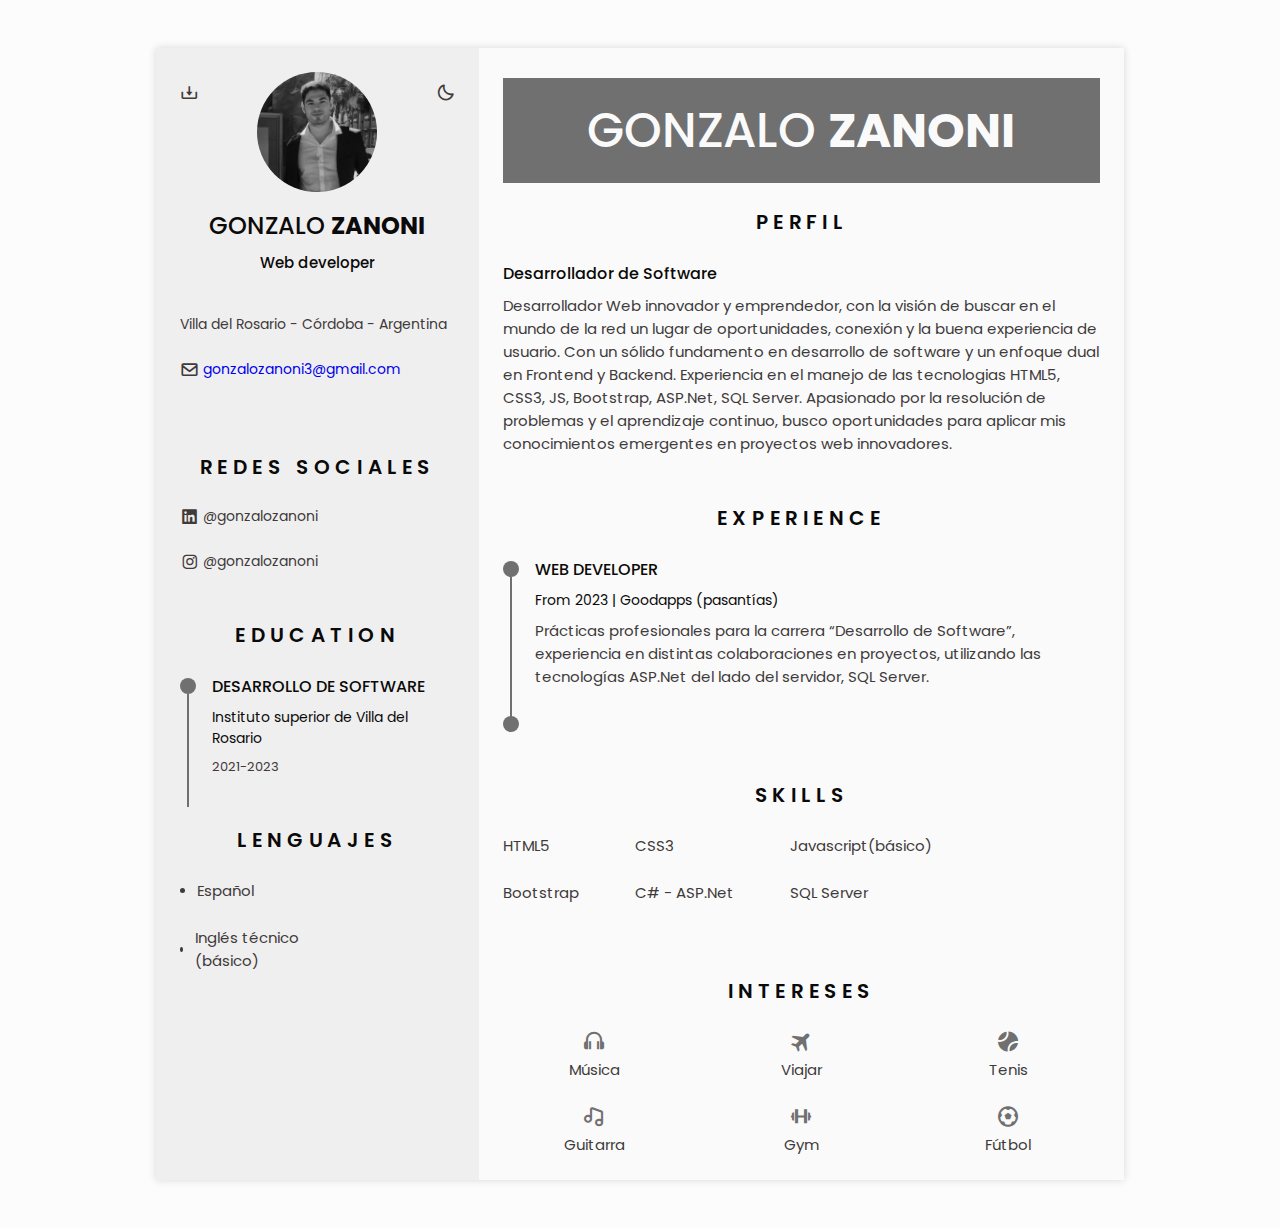
<file: CV - WEB/index.html>
<!DOCTYPE html>
<html lang="en">
<head>
    <meta charset="UTF-8">
    <meta name="viewport" content="width=device-width, initial-scale=1.0">
    <!-- Box icons -->
    <link rel="stylesheet"
    href="https://cdn.jsdelivr.net/npm/boxicons@latest/css/boxicons.min.css">
    <!-- CSS -->
    <link rel="stylesheet" href="assets/css/styles.css">
    <title>CV - Gonzalo Zanoni</title>
</head>
<body>
    <!-- ========= HEADER ======== -->
    <header class="l-header" id="header">
        <nav class="nav bd-container">
            <a href="" class="nav__logo">Gonzalo</a>

            <div class="nav__menu" id="nav-menu">
                <ul class="nav__list">
                    <li class="nav__item">
                        <a href="#home" class="nav__link active-link">
                            <i class='bx bx-home nav__icon'></i>Home
                        </a>
                    </li>

                    <li class="nav__item">
                        <a href="#profile" class="nav__link">
                            <i class='bx bx-user nav__icon'></i>Perfil
                        </a>
                    </li>

                    <li class="nav__item">
                        <a href="#education" class="nav__link">
                            <i class='bx bx-book nav__icon'></i>Educacion
                        </a>
                    </li>

                    <li class="nav__item">
                        <a href="#skills" class="nav__link">
                            <i class='bx bx-receipt nav__icon' ></i>Skills
                        </a>
                    </li>

                    <li class="nav__item">
                        <a href="#experience" class="nav__link">
                            <i class='bx bx-briefcase-alt nav__icon' ></i>Experiencia
                        </a>
                    </li>

                    <li class="nav__item">
                        <a href="#certificates" class="nav__link">
                            <i class='bx bx-award nav__icon'></i>Certificados
                        </a>
                    </li>

                    <li class="nav__item">
                        <a href="#references" class="nav__link">
                            <i class='bx bx-link-external nav__icon'></i>Referencias
                        </a>
                    </li>
                </ul>
            </div>

            <div class="nav__toggle" id="nav-toggle">
                <i class='bx bx-grid-alt' ></i>
            </div>
        </nav>
    </header>
    <main class="1-main bd-container">
        <!-- All elements witing this div, is generated in PDF -->
        <div class="resume">
            <div class="resume__left">
                <!-- ===== HOME ===== -->
                <section class="home" id="home">
                    <div class="home__container section bd-grid">
                        <div class="home__data bd-grid">
                            <img src="assets/Img/perfil.png" alt="" class="home__img">

                            <h1 class="home__title">GONZALO <b>ZANONI</b></h1>
                            <h3 class="home__profession">Web developer</h3>

                            <!-- Button to download your CV saved in the pdf folder. Available -->
                            <div>
                                <a class="home__button-movil" href="./assets/PDF/CV-GonzaloZanoni.pdf" target="_blank"  download >Download</a>
                            </div>
                        </div>

                        <div class="home__addres bd-grid">
                            <span class="home__information">Villa del Rosario - Córdoba - Argentina
                            </span>
                            <span class="home__information">
                                <i class='bx bx-envelope home__icon' ></i> <a href="mailto:gonzalozanoni3@gmail.com" target="_blank" >gonzalozanoni3@gmail.com</a> 
                            </span>
                            <span class="home__information">
                                <!-- <i class='bx bx-phone home__icon' ></i> 000-888-999 -->
                            </span>
                        </div>
                    </div>  
                    <!-- BOTON CAMBIO DE TEMA -->
                    <i class='bx bx-moon change-theme' title="Theme" id="theme-button" ></i>
                    <!-- BOTON QUE GENERA LA DESCARGA DEL PDF. -->
                    <i class='bx bx-download generate-pdf' title="Generate PDF" id="resume-button" ></i>
                </section>

                <!-- ==== SOCIAL ==== -->
                <section class="social section">
                    <h2 class="section-title">Redes Sociales</h2>

                    <div class="socia container bd-grid">
                        <a href="https://www.linkedin.com/in/gonzalo-zanoni-324b6120b" target="_blank" class="social__link">
                            <i class='bx bxl-linkedin-square social__icon' ></i> @gonzalozanoni
                        </a>
                        <!-- <a href="" target="_blank" class="social__link">
                            <i class='bx bxl-facebook-square social__icon' ></i> @gonzalozanoni
                        </a> -->
                        <a href="https://www.instagram.com/gonzalozanoni/" target="_blank" class="social__link">
                            <i class='bx bxl-instagram social__icon' ></i> @gonzalozanoni
                        </a>
                    </div>
                </section>
                <!-- ==== CERTIFICADOS ==== -->

                <!-- <section class="profile section" id="profile">
                    <h2 class="section-title">Perfil</h2>

                    <p class="profile__description">Desarrollador Web innovador y emprendedor, con la visión de buscar en el mundo de la red un lugar de oportunidades, conexión y  la buena experiencia de usuario. Con un sólido fundamento en desarrollo de software y un enfoque dual en Frontend y Backend. Experiencia en el manejo de las tecnologias HTML5, CSS3, JS, Bootstrap, ASP.Net, SQL Server. Apasionado por la resolución de problemas y el aprendizaje continuo, busco oportunidades para aplicar mis conocimientos emergentes en proyectos web innovadores. </p>
                </section> -->

                <!-- ==== EDUCACION ==== -->
                <section class="education section" id="education">
                    <h2 class="section-title">Education</h2>

                    <div class="education__container bd-grid">
                        <div class="education__content">
                            <div class="education__time">
                                <span class="education__rounder"></span>
                                <span class="education__line"></span>
                            </div>
                            <div class="education__data bd-grid">
                                <h3 class="education__title">DESARROLLO DE SOFTWARE</h3>
                                <span class="education__studies">Instituto superior de Villa del Rosario</span>
                                <span class="education__year">2021-2023</span>
                            </div>
                        </div>

                        <!-- <div class="education__content">
                            <div class="education__time">
                                <span class="education__rounder"></span>
                                <span class="education__line"></span>
                            </div>
                            <div class="education__data bd-grid">
                                <h3 class="education__title">WEB DEVELOPER</h3>
                                <span class="education__studies">Instituto superior de Villa del Rosario</span>
                                <span class="education__year">2021-2023</span>
                            </div>
                        </div> -->

                        <!-- <div class="education__content">
                            <div class="education__time">
                                <span class="education__rounder"></span>
                                <span class="education__line"></span>
                            </div>
                            <div class="education__data bd-grid">
                                <h3 class="education__title">MASTER OF DESING</h3>
                                <span class="education__studies">Instituto superior de Villa del Rosario</span>
                                <span class="education__year">2021-2023</span>
                            </div>
                        </div> -->
                    </div>
                </section>
                <!-- ========= LENGUAJES ========== -->
                <section class="skills section" id="skills">
                    <h2 class="section-title">Lenguajes</h2>

                    <div class="skills__content bd-grid">
                        <ul class="skills__data">
                            <li class="skills__name">
                                <span class="skills__circle"></span>Español
                            </li>
                            <li class="skills__name">
                                <span class="skills__circle"></span>Inglés técnico (básico)
                            </li>
                        </ul>
                    </div>
                </section>
            </div>
            <div class="resume__rigth">
                             
                <!-- ======== EXPERIENCIA ======= -->
                <section class="name-title section" id="Name-2">

                    <h1 class="home__title2">GONZALO <b>ZANONI</b></h1>
                </section>
                 <!-- ======= PERFIL ======= -->
                 <section class="certificate section" id="certificates">
                    <h2 class="section-title">PERFIL</h2>

                    <div class="certificate__container bd-grid">
                        <div class="certificate__content">
                            <h3 class="certificate__title">Desarrollador de Software</h3>
                            <p class="certificate__description">Desarrollador Web innovador y emprendedor, con la visión de buscar en el mundo de la red un lugar de oportunidades, conexión y  la buena experiencia de usuario. Con un sólido fundamento en desarrollo de software y un enfoque dual en Frontend y Backend. Experiencia en el manejo de las tecnologias HTML5, CSS3, JS, Bootstrap, ASP.Net, SQL Server. Apasionado por la resolución de problemas y el aprendizaje continuo, busco oportunidades para aplicar mis conocimientos emergentes en proyectos web innovadores.</p>
                        </div>

                        <!-- <div class="certificate__content">
                            <h3 class="certificate__title">Certified for compliance in the work</h3>
                            <p class="certificate__description">Lorem ipsum dolor sit amet consectetur adipisicing elit. Ratione sunt reprehenderit, fuga ipsum molestias similique perspiciatis sapiente debitis numquam vitae ex doloremque facilis nostrum expedita, optio labore cupiditate. Vero, voluptatibus?</p>
                        </div> -->
                    </div>
                </section>
                <section class="experience section" id="experience">
                    <h2 class="section-title">Experience</h2>

                    <div class="experience__container bd-grid">
                        <div class="experience__content">
                            <div class="experience__time">
                                <span class="experience__rounder"></span>
                                <span class="experience__line"></span>
                            </div>

                            <div class="experience__data bd-grid">
                                <h3 class="experience__title">WEB DEVELOPER</h3>
                                <span class="experience__company">From 2023 | Goodapps (pasantías)</span>
                                <p class="experience__description">Prácticas profesionales para la carrera “Desarrollo de Software”, experiencia en distintas colaboraciones en proyectos, utilizando las tecnologías ASP.Net del lado del servidor, SQL Server.</p>
                            </div>
                        </div>

                        <div class="experience__content">
                            <div class="experience__time">
                                <span class="experience__rounder"></span>
                                <!-- <span class="experience__line"></span> -->
                            </div>

                            <!-- <div class="experience__data bd-grid">
                                <h3 class="experience__title">WEB DEVELOPER</h3>
                                <span class="experience__company">From 2023 | Goodapps (pasantías)</span>
                                <p class="experience__description">Lorem ipsum dolor sit, amet consectetur adipisicing elit. Quam quo modi iste molestiae! Numquam assumenda ullam provident rerum possimus tenetur natus, dolorem modi sed voluptates, vel autem aliquam quam odio!</p>
                            </div> -->
                        </div>
                    </div>
                </section>
                 <!-- ======= REFERENCIAS ======== -->
                <!-- <section class="references section" id="references">
                    <h2 class="section__title">References</h2>

                    <div class="references__container bd-grid">
                        <div class="references__content bd-grid">
                            <span class="references__subtitle">Sr. Director</span>
                            <h3 class="references__title">Mr. Clay</h3>
                            <ul class="references__contact">
                                <li>Phone: 999-222</li>
                                <li>Email: User@gmail.com</li>
                            </ul>
                        </div>
                    </div>
                </section> -->
                <!-- ===== SKILLS ===== -->
                <section class="lenguages section">
                    <h2 class="section-title">SKILLS</h2>

                    <div class="lenguages__container">
                        <ul class="lenguages__content bd-grid">
                            <li class="lenguages__name">
                                <span class="lenguages__circle">HTML5</span>
                            </li>
                            <li class="lenguages__name">
                                <span class="lenguages__circle">CSS3</span>
                            </li>
                            <li class="lenguages__name">
                                <span class="lenguages__circle">Javascript(básico)</span>
                            </li>
                            <li class="lenguages__name">
                                <span class="lenguages__circle">Bootstrap</span>
                            </li>
                            <li class="lenguages__name">
                                <span class="lenguages__circle">C# - ASP.Net</span>
                            </li>
                            <li class="lenguages__name">
                                <span class="lenguages__circle">SQL Server</span>
                            </li>
                        </ul>
                    </div>
                </section>
                <!-- ===== INTERESES ==== -->
                <section class="interests section">
                    <h2 class="section-title">Intereses</h2>

                    <div class="interests__container bd-grid">
                        <div class="interests__content">
                            <i class='bx bx-headphone interests__icon'></i>
                            <span class="interests__name">Música</span>
                        </div>

                        <div class="interests__content">
                            <i class='bx bxs-plane-alt interests__icon'></i>
                            <span class="interests__name">Viajar</span>
                        </div>

                        <div class="interests__content">
                            <i class='bx bxs-tennis-ball interests__icon'></i>
                            <span class="interests__name">Tenis</span>
                        </div>

                        <div class="interests__content">
                            <i class='bx bx-music interests__icon'></i>
                            <span class="interests__name">Guitarra</span>
                        </div>
                        <div class="interests__content">
                            <i class='bx bx-dumbbell interests__icon' ></i>
                            <span class="interests__name">Gym</span>
                        </div>
                        <div class="interests__content">
                            <i class='bx bx-football interests__icon' ></i>
                            <span class="interests__name">Fútbol</span>
                        </div>
                        
                    </div>
                </section>
            </div>
        </div>
        
    </main>

    <!-- ======= SCROLL TOP ======0 -->
    <a href="" class="scrolltop" id="scroll-top">
        <i class='bx bx-up-arrow-alt scrolltop__icon' ></i>
    </a>
    <!-- HTML2PDF -->
    <script src=""></script>

    <!-- JS -->
    <script rel="stylesheet" src="assets/js/main.js"></script>
</body>
</html>
</file>
<file: CV - WEB/assets/css/styles.css>
/* GOOGLE FONTS */
@import url('https://fonts.googleapis.com/css2?family=Oxygen:wght@300;400;700&family=Poppins:wght@300;400;500;600;700;800;900&display=swap');

/* VARIABLES CSS */
:root{
    --header-heigth: 3rem;

    /* COLORS */
    --title-color: #0B0A0A;
    --text-color: #403A3A;
    --text-color-ligth: #707070;
    --container-color: #FAFAFA;
    --container-color-alt: #F0EFEF;
    --body-color: #FCFCFC;

    /* ====== font and typography ===== */

    --body-font:'Poppins', sans-serif;;
    --h1-font-size: 1.5rem;
    --h2-font-size: 1.25rem;
    --h3-font-size: 1rem;
    --normal-font-size: .938rem;
    --small-font-size: .875rem;
    --smaller-font-size: .813rem;

    /* === Font weigth === */
    --font-medium: 500;
    --font-semi-bold: 600;
    /* == Margenes == */
    --mb-1: .5rem;
    --mb-2: 1rem;
    --mb-3: 1.5rem;

    /* === z-index === */
    --z-tooltip: 10 ;
    --z-fixed: 100;
}
    /* === BASE === */
*,::before,::after{
    box-sizing: border-box;  
}    

html{
    scroll-behavior: smooth;
}

    /* ==== Variables dark theme ==== */
body.dark-theme{
    --title-color: #f2f2f2;
    --text-color: #bfbfbf;
    --container-color: #212121;
    --container-color-alt: #181616;
    --body-color: #2B2B2B;
}
    /* ==== Button Dark/Ligth ==== */
.change-theme{
    position: absolute;
    right: 0;
    top: 2.2rem;
    display: flex;
    color: var(--text-color);
    font-size: 1.2rem;
    cursor: pointer;
}

    .change-theme:hover{
        color: var(--title-color);
    }
    /* ==== Font size variables to scale cv ==== */
body.scale-cv{
    --h1-font-size: .938rem;
    --h2-font-size: .938rem;
    --h3-font-size: 875rem;
    --normal-font-size: .813rem;
    --small-font-size: .75rem;
    --smaller-font-size: .688rem;
}
    /* ==== generate PDF button ==== */
.generate-pdf{
    display: none;
    position: absolute;
    top: 2.2rem;
    left: 0;
    font-size: 1.2rem;
    color: var(--text-color);
    cursor: pointer;
}

.generate-pdf:hover{
    color: var(--title-color);
}
    /* ==== Classes modified to reduce size and print on A4 sheet ==== */
/* .scale-cv .change-theme,
.scale-cv .generate-pdf{
    display: none;
} */

/* .scale-cv .bd-container{
    max-width: 595px;
} */

.scale-cv .section{
    padding: 1.5rem 0 .80rem;
}

body{
    margin: 0 0 var(--header-heigth) 0;
    padding: 0;
    font-family: var(--body-font);
    font-size: var(--normal-font-size);
    background-color: var(--body-color);
    color: var(--text-color);
}

h1, h2, h3,ul,p{
    margin: 0;
}

h1,h2,h3{
    color: var(--title-color);
    font-weight: var(--font-medium);
}

ul{
    padding: 0;
    list-style: none;
}

a{
    text-decoration: none;
}

img{
    max-width: 100%;
    height: auto;
}
    /* ==== Class CSS ==== */
.section{
    padding: 1.5rem 0;
}

.section-title{
    font-size: var(--h2-font-size);
    color: var(--title-color);
    font-weight: var(--font-semi-bold);
    text-transform: uppercase;
    letter-spacing: .35rem;
    text-align: center;
    margin-bottom: var(--mb-3);
}
    /* ========= LAYOUT ========== */
.bd-container{
    max-width: 968px;
    width: calc(100% - 3rem);
    margin-left: var(--mb-3);
    margin-right: var(--mb-3);
}

.bd-grid{
    display: grid;
    gap: 1.5rem;
}

.l-header{
    width: 100%;
    position: fixed;
    bottom: 0;
    left: 0;
    z-index: var(--z-fixed);
    background-color: var(--body-color);
    box-shadow: 0 -1px 4px rgba(0,0,0,.1);
    transition: .3s;
}

    /* ==== NAV ==== */
.nav{
    height: var(--header-heigth);
    display: flex;
    justify-content: space-between;
    align-items: center;
}
@media screen and (max-width: 968px){
    .nav__menu{
        position: fixed;
        bottom: -100%;
        left: 0;
        width: 100%;
        padding: 2rem 1.5rem;
        background-color: var(--body-color);
        box-shadow: 0 1px 4px rgba(0,0,0,.1);
        border-radius: 1rem 1rem 0 0;
        z-index: var(--z-fixed);
        transition: .3s;
    }
}

.nav__logo, 
.nav__toggle{
    color: var(--title-color);
    font-weight: var(--font-medium);
}

.nav__toggle{
    font-size: 1.2rem;
    cursor: pointer;
}

.nav__item{
    text-align: center;
}

.nav__list{
    display: grid;
    grid-template-columns: repeat(3, 1fr);
    gap: 2rem;
}

.nav__link{
    display: flex;
    flex-direction: column;
    font-size: var(--smaller-font-size);
    color: var(--text-color);
    font-weight: var(--font-medium);
}

.nav__link:hover{
    color: var(--title-color);
}

.nav__icon{
    font-size: 1.2rem;
    margin-bottom: var(--mb-1);
}
    /* Show menu */

.show-menu{
    bottom: var(--header-heigth);
}
    /* Active menu link */

.active-link{
    color: var(--title-color);
}

    /* ========= HOME ========= */
.home{
    position: relative;
}
.home__container{
    gap: 3rem;
}

.home__data{
    gap: .5rem;
    text-align: center;
}

.home__img{
    width: 120px;
    height: 120px;
    border-radius: 50%;
    justify-self: center;
    margin-bottom: var(--mb-1);
}

.home__title{
    font-size: var(--h1-font-size);
    /* display: none; */
}
.home__title2{
    font-size: 3rem;
    color: #FAFAFA;
}

.home__profession{
    font-size: var(--normal-font-size);
    margin-bottom: var(--mb-1);
}

.home__address{
    gap: 1rem;
}

.home__information{
    display: flex;
    align-items: center;
    font-size: var(--small-font-size);
}

.home__icon{
    font-size: 1.2rem;
    margin-right: .25rem;
}

.home__button-movil{
    display: inline-block;
    border: 2px solid var(--text-color);
    color: var(--title-color);
    padding: 1rem 2rem;
    border-radius: .25rem;
    transition: .3s;
    font-weight: var(--font-medium);
    margin-top: var(--mb-3);
}

.home__button-movil:hover{
    background-color: var(--text-color);
    color: var(--container-color);
}


/* ===== SOCIAL ===== */


.social__container{
    grid-template-columns: max-content;
    gap: 1rem;
}

.social__link{
    display: inline-flex;
    align-items: center;
    font-size: var(--small-font-size);
    color: var(--text-color);
}

.social__link:hover{
    color: var(--title-color);
}

.social__icon{
    font-size: 1.2rem;
    margin-right: .25rem;
}


/* ===== PROFILE ===== */

.profile__description{
    text-align: center;
}

/* ===== EDUCATION AND EXPERIENCE ===== */

.education__content,
.experience__content{
    display: flex;
}

.education__time,
.experience__time{
    padding-right: 1rem;
}

.education__rounder,
.experience__rounder{
    position:relative;
    display: block;
    width: 16px;
    height: 16px;
    background-color:var(--text-color-ligth);
    border-radius: 50%;
    margin-top: .25rem;
}

.education__line,
.experience__line{
    display: block;
    width: 2px;
    height: 110%;
    background-color: var(--text-color-ligth);
    transform: translate(7px, 0);
}

.education__data,
.experience__data{
    gap: .5rem;
}

.education__title,
.experience__title{
    font-size: var(--h3-font-size);
}

.education__studies,
.experience__company{
    font-size: var(--small-font-size);
    color: var(--title-color);
}

.education__year{
    font-size: var(--smaller-font-size);
}

/* ===== SKILLS AND LENGUAGES ===== */
.skills__content,
.lenguages__content{
    grid-template-columns: repeat(2, 1fr);
}

.lenguages__content{
    gap: 0;
}

.skills__name,
.lenguages__name{
    display: flex;
    align-items: center;
    margin-bottom: var(--mb-3);
}

.skills__circle{
    display: inline-block;
    width: 5px;
    height: 5px;
    background-color: var(--text-color);
    border-radius: 50%;
    margin-right: .75rem;
}

/* == NOMBRE == */

.name-title{
    align-items: center;
    justify-content: center;
    display: flex;
    height: 105px;
    background: var(--text-color-ligth);
    margin-top: 30px;
}

/* ======= CERTIFICATES ======== */

.certificate__title{
    font-size: var(--h3-font-size);
    margin-bottom: var(--mb-1);
}

/* ======= REFERENCES ======== */
.references__content{
    gap: .25rem;
}

.references__subtitle{
    color: var(--text-color-ligth);
}

.references__subtitle,
.references__contact{
    font-size: var(--smaller-font-size);
}

.references__title{
    font-size: var(--h3-font-size);
}

/* ===== INTERESES ==== */
.interests__container{
    grid-template-columns: repeat(3, 1fr);
    margin-top: var(--mb-2);
}

.interests__content{
    display: flex;
    flex-direction: column;
    align-items: center;
}

.interests__icon{
    font-size: 1.5rem;
    color: var(--text-color-ligth);
    margin-bottom: .25rem;
}

/* ===== SCROLL TOP ===== */
.scrolltop{
    position:fixed;
    right: 1rem;
    bottom: -20%;
    display: flex;
    justify-content: center;
    align-items: center;
    padding: .3rem;
    background-color: var(--container-color-alt);
    border-radius: .4rem;
    z-index: var(--z-tooltip);
    transition: .4s;
}

.scrolltop__icon{
    font-size: 1.2rem;
    color: var(--text-color);
}

.show-scroll{
    visibility: visible;
    bottom: 5rem;
}

/* ====== MEDIA QUERIES ===== */

@media screen and (max-width: 320px){
    .nav__list{
        grid-template-columns: repeat(2, 1fr);
        gap: 1rem .5rem;
    }
}

/* Clases modified for large screen and size */
@media screen and (min-width: 968px){
    body{
        margin: 3rem 0;
    }
   

    .bd-container{
        margin-left: auto;
        margin-right: auto;
    }

    .l-header,
    .scrolltop{
        display: none;
    }

    .resume{
        display: grid;
        grid-template-columns: .5fr 1fr;
        background-color: var(--container-color);
        box-shadow: 0 0 8px rgba(13,12,12,.15);
    }

    .resume__left{
        background-color: var(--container-color-alt);
    }

    .resume__left,
    .resume__rigth{
        padding: 0 1.5rem;
    }


    .generate-pdf{
        display: inline-block;
    }

    .section-title,
    .profile__description{
        text-align: center;
    }
    
    .home__container{
        gap: 1.5rem;
    }

    .home__button-movil{
        display: none;
    } 

    .references__container{
        grid-template-columns: repeat(2, 1fr);
    }

    .lenguages__content{
        grid-template-columns: repeat(3, max-content);
        column-gap: 3.5rem;
    }

    .lenguages__container{
        grid-template-columns: repeat(4, max-content);
        column-gap: 3.5rem;
    }
}
</file>
